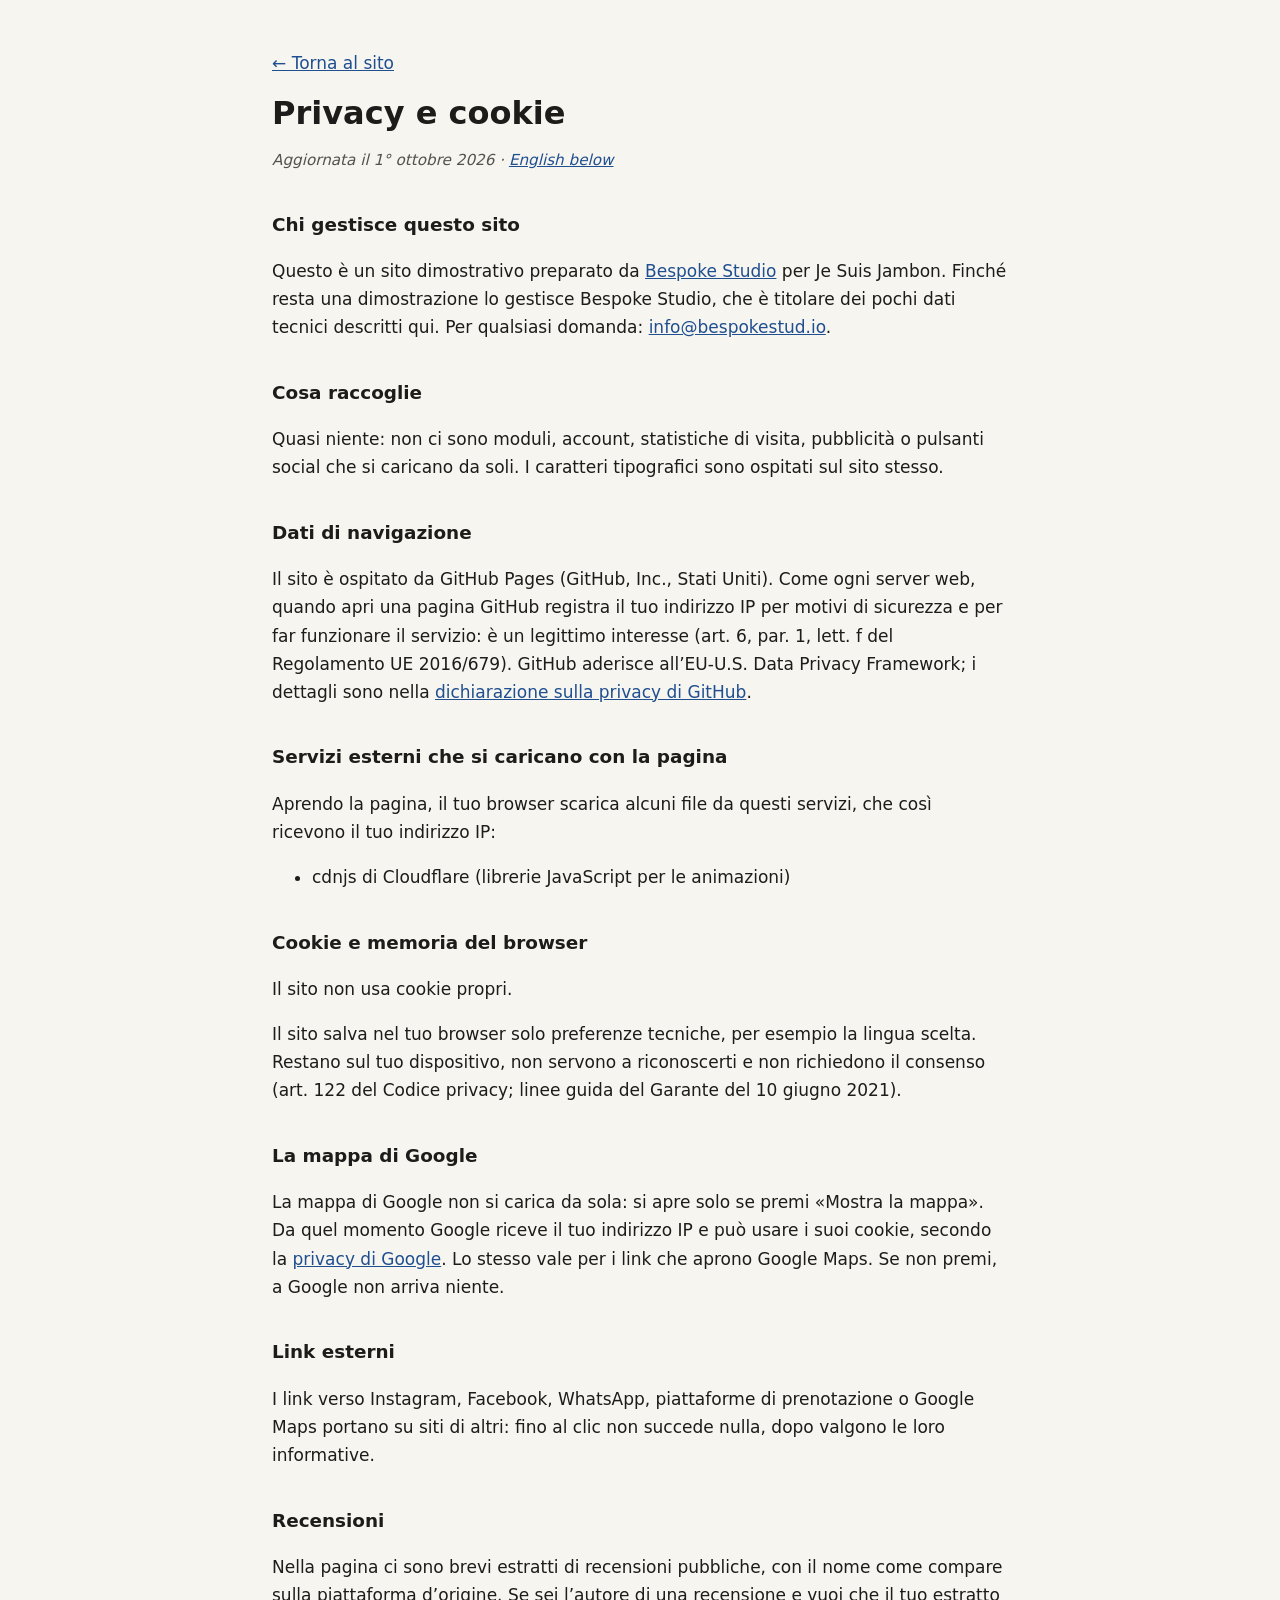
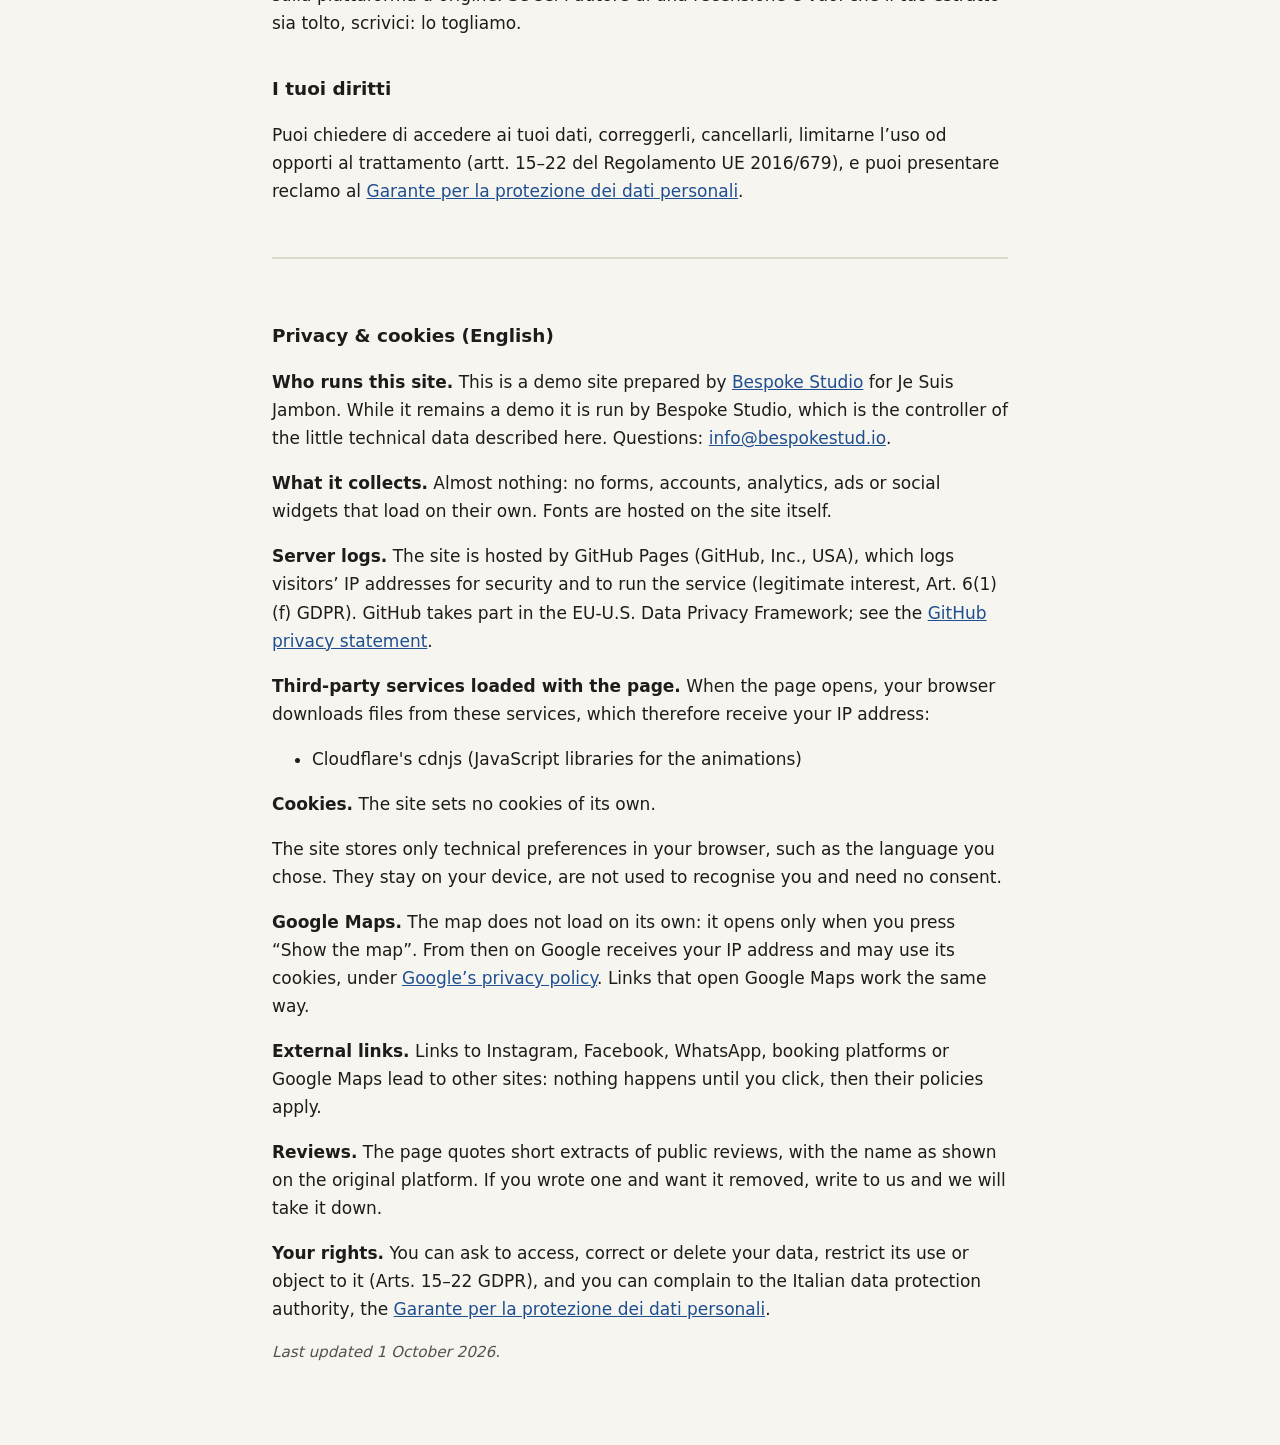
<file: privacy.html>
<!DOCTYPE html>
<html lang="it">
<head>
  <meta charset="UTF-8">
  <meta name="viewport" content="width=device-width, initial-scale=1.0">
  <meta name="robots" content="noindex">
  <title>Privacy e cookie · Je Suis Jambon</title>
  <meta name="description" content="Informativa privacy e cookie del sito Je Suis Jambon.">
  <style>
    body { margin: 0; background: #f7f5f0; color: #1d1c1a; font: 17px/1.65 system-ui, -apple-system, "Segoe UI", Roboto, sans-serif; }
    main { max-width: 46rem; margin: 0 auto; padding: 32px 20px 64px; }
    h1 { font-size: 2rem; line-height: 1.2; margin: 0.4em 0 0.2em; }
    h2 { font-size: 1.15rem; margin: 2em 0 0.4em; }
    a { color: #1f4f8f; }
    .data { color: #55524c; font-style: italic; font-size: 0.95rem; }
    .en { margin-top: 3em; padding-top: 1.5em; border-top: 2px solid #ddd8cc; }
    code { font-size: 0.9em; background: #ebe7dc; padding: 0 4px; border-radius: 3px; }
  </style>
</head>
<body>
<main>
  <p><a href="index.html">← Torna al sito</a></p>
  <h1>Privacy e cookie</h1>
  <p class="data">Aggiornata il 1° ottobre 2026 · <a href="#english" lang="en">English below</a></p>
  <h2>Chi gestisce questo sito</h2>
  <p>Questo è un sito dimostrativo preparato da <a href="https://bespokestud.io" rel="noopener">Bespoke Studio</a> per Je Suis Jambon. Finché resta una dimostrazione lo gestisce Bespoke Studio, che è titolare dei pochi dati tecnici descritti qui. Per qualsiasi domanda: <a href="mailto:info@bespokestud.io">info@bespokestud.io</a>.</p>
  <h2>Cosa raccoglie</h2>
  <p>Quasi niente: non ci sono moduli, account, statistiche di visita, pubblicità o pulsanti social che si caricano da soli. I caratteri tipografici sono ospitati sul sito stesso.</p>
  <h2>Dati di navigazione</h2>
  <p>Il sito è ospitato da GitHub Pages (GitHub, Inc., Stati Uniti). Come ogni server web, quando apri una pagina GitHub registra il tuo indirizzo IP per motivi di sicurezza e per far funzionare il servizio: è un legittimo interesse (art. 6, par. 1, lett. f del Regolamento UE 2016/679). GitHub aderisce all’EU-U.S. Data Privacy Framework; i dettagli sono nella <a href="https://docs.github.com/site-policy/privacy-policies/github-general-privacy-statement" rel="noopener">dichiarazione sulla privacy di GitHub</a>.</p>
  <h2>Servizi esterni che si caricano con la pagina</h2>
  <p>Aprendo la pagina, il tuo browser scarica alcuni file da questi servizi, che così ricevono il tuo indirizzo IP:</p>
  <ul><li>cdnjs di Cloudflare (librerie JavaScript per le animazioni)</li></ul>
  <h2>Cookie e memoria del browser</h2>
  <p>Il sito non usa cookie propri.</p>
  <p>Il sito salva nel tuo browser solo preferenze tecniche, per esempio la lingua scelta. Restano sul tuo dispositivo, non servono a riconoscerti e non richiedono il consenso (art. 122 del Codice privacy; linee guida del Garante del 10 giugno 2021).</p>
  <h2>La mappa di Google</h2>
  <p>La mappa di Google non si carica da sola: si apre solo se premi «Mostra la mappa». Da quel momento Google riceve il tuo indirizzo IP e può usare i suoi cookie, secondo la <a href="https://policies.google.com/privacy?hl=it" rel="noopener">privacy di Google</a>. Lo stesso vale per i link che aprono Google Maps. Se non premi, a Google non arriva niente.</p>
  <h2>Link esterni</h2>
  <p>I link verso Instagram, Facebook, WhatsApp, piattaforme di prenotazione o Google Maps portano su siti di altri: fino al clic non succede nulla, dopo valgono le loro informative.</p>
  <h2>Recensioni</h2>
  <p>Nella pagina ci sono brevi estratti di recensioni pubbliche, con il nome come compare sulla piattaforma d’origine. Se sei l’autore di una recensione e vuoi che il tuo estratto sia tolto, scrivici: lo togliamo.</p>
  <h2>I tuoi diritti</h2>
  <p>Puoi chiedere di accedere ai tuoi dati, correggerli, cancellarli, limitarne l’uso od opporti al trattamento (artt. 15–22 del Regolamento UE 2016/679), e puoi presentare reclamo al <a href="https://www.garanteprivacy.it" rel="noopener">Garante per la protezione dei dati personali</a>.</p>
  <div class="en" id="english" lang="en">
    <h2>Privacy &amp; cookies (English)</h2>
    <p><strong>Who runs this site.</strong> This is a demo site prepared by <a href="https://bespokestud.io" rel="noopener">Bespoke Studio</a> for Je Suis Jambon. While it remains a demo it is run by Bespoke Studio, which is the controller of the little technical data described here. Questions: <a href="mailto:info@bespokestud.io">info@bespokestud.io</a>.</p>
    <p><strong>What it collects.</strong> Almost nothing: no forms, accounts, analytics, ads or social widgets that load on their own. Fonts are hosted on the site itself.</p>
    <p><strong>Server logs.</strong> The site is hosted by GitHub Pages (GitHub, Inc., USA), which logs visitors’ IP addresses for security and to run the service (legitimate interest, Art. 6(1)(f) GDPR). GitHub takes part in the EU-U.S. Data Privacy Framework; see the <a href="https://docs.github.com/site-policy/privacy-policies/github-general-privacy-statement" rel="noopener">GitHub privacy statement</a>.</p>
    <p><strong>Third-party services loaded with the page.</strong> When the page opens, your browser downloads files from these services, which therefore receive your IP address:</p><ul><li>Cloudflare's cdnjs (JavaScript libraries for the animations)</li></ul>
    <p><strong>Cookies.</strong> The site sets no cookies of its own.</p>
    <p>The site stores only technical preferences in your browser, such as the language you chose. They stay on your device, are not used to recognise you and need no consent.</p>
    <p><strong>Google Maps.</strong> The map does not load on its own: it opens only when you press “Show the map”. From then on Google receives your IP address and may use its cookies, under <a href="https://policies.google.com/privacy?hl=en" rel="noopener">Google’s privacy policy</a>. Links that open Google Maps work the same way.</p>
    <p><strong>External links.</strong> Links to Instagram, Facebook, WhatsApp, booking platforms or Google Maps lead to other sites: nothing happens until you click, then their policies apply.</p>
    <p><strong>Reviews.</strong> The page quotes short extracts of public reviews, with the name as shown on the original platform. If you wrote one and want it removed, write to us and we will take it down.</p>
    <p><strong>Your rights.</strong> You can ask to access, correct or delete your data, restrict its use or object to it (Arts. 15–22 GDPR), and you can complain to the Italian data protection authority, the <a href="https://www.garanteprivacy.it" rel="noopener">Garante per la protezione dei dati personali</a>.</p>
    <p class="data">Last updated 1 October 2026.</p>
  </div>
</main>
</body>
</html>
</file>
